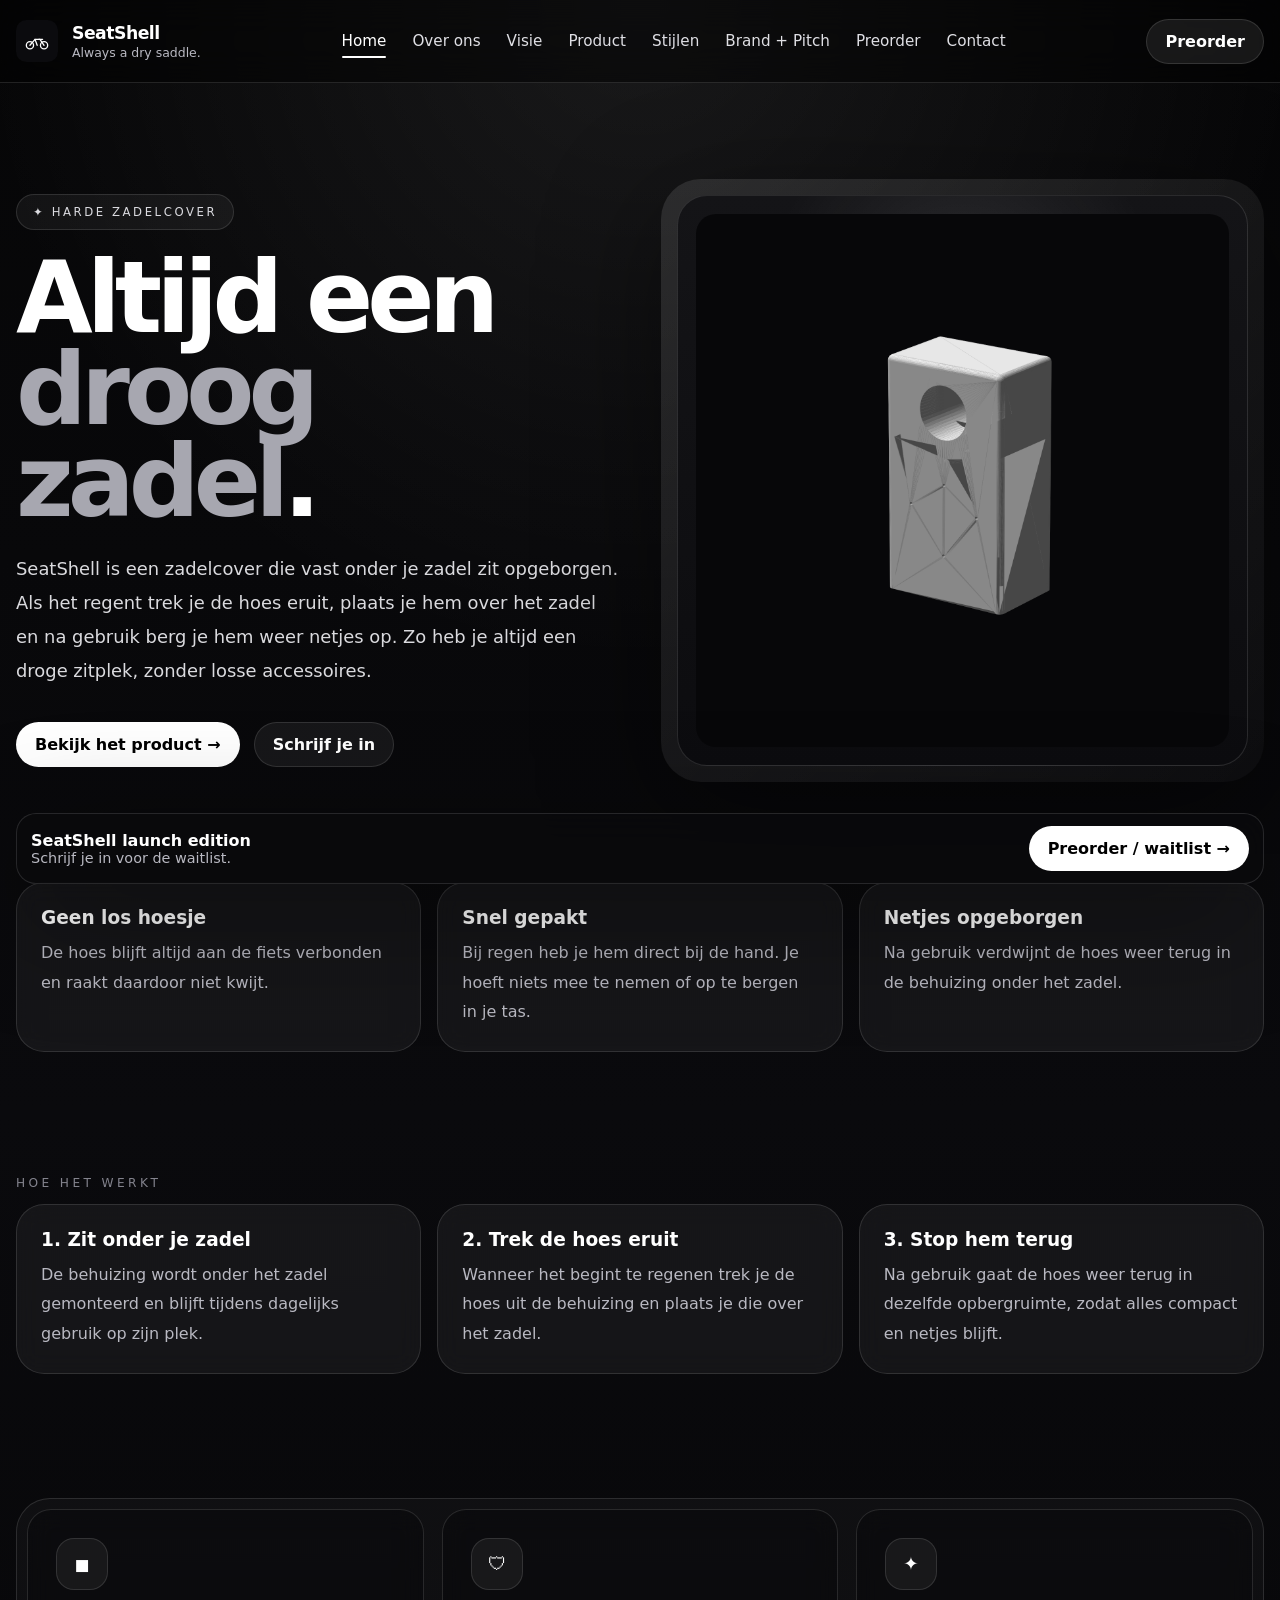
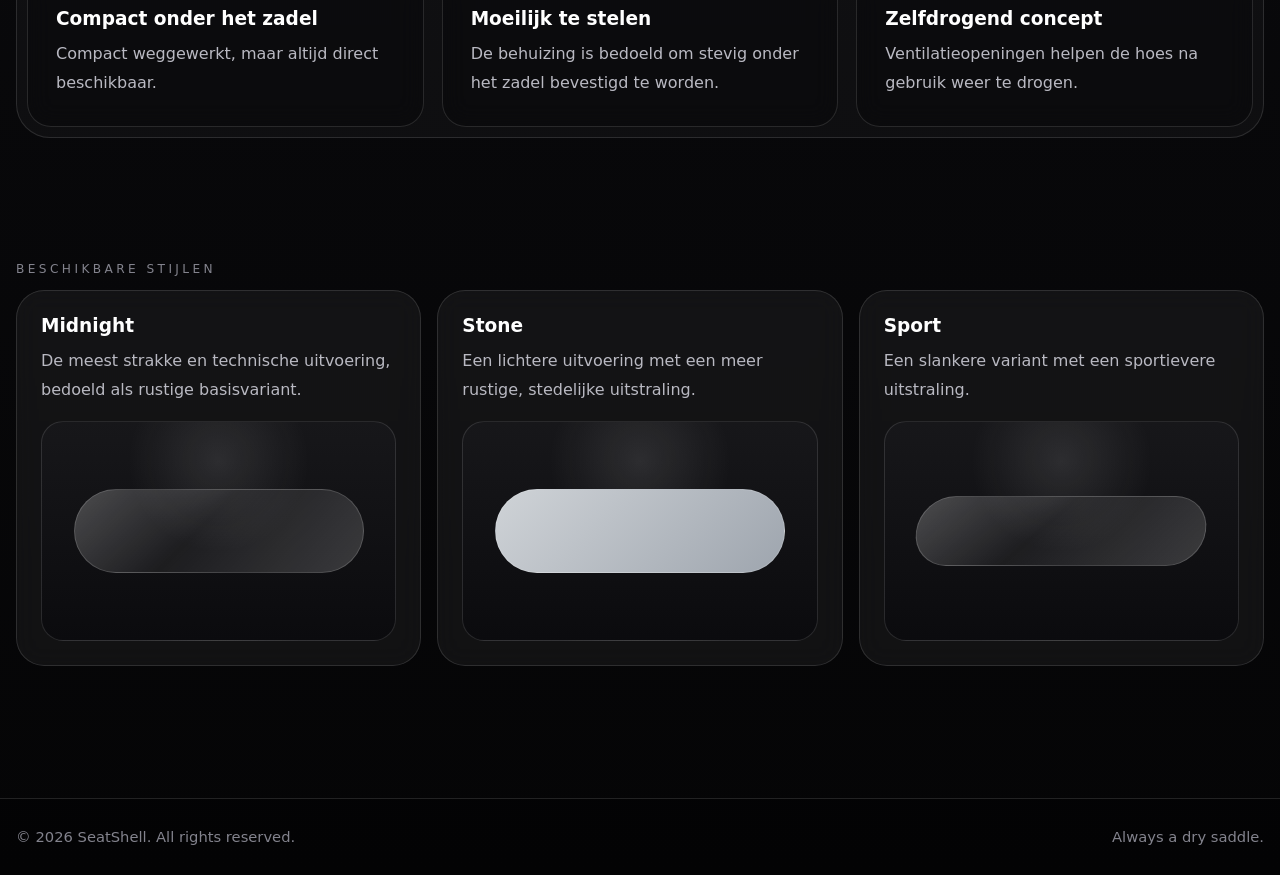
<file: index.html>
<!DOCTYPE html><html lang="nl"><head><meta charset="UTF-8"><meta name="viewport" content="width=device-width, initial-scale=1.0"><title>SeatShell — Altijd een droog zadel</title><meta name="description" content="Volledige startup homepagina."><link rel="stylesheet" href="styles.css"></head><body>
<header class="topbar"><div class="container"><div class="topbar-inner">
<a class="brand" href="index.html"><img src="logo.svg" alt="SeatShell logo"><div><h1>SeatShell</h1><p>Always a dry saddle.</p></div></a>
<nav>
<a href="index.html" class="active">Home</a>
<a href="about.html" class="">Over ons</a>
<a href="vision.html" class="">Visie</a>
<a href="product.html" class="">Product</a>
<a href="styles-page.html" class="">Stijlen</a>
<a href="brand-pitch.html" class="">Brand + Pitch</a>
<a href="preorder.html" class="">Preorder</a>
<a href="contact.html" class="">Contact</a>
</nav>
<a class="nav-cta" href="preorder.html">Preorder</a>
</div></div></header>

<main>
<section class="hero"><div class="container hero-grid">
<div data-animate><div class="eyebrow">✦ Harde zadelcover</div><h2>Altijd een <span>droog zadel</span>.</h2><p class="lead">SeatShell is een zadelcover die vast onder je zadel zit opgeborgen. Als het regent trek je de hoes eruit, plaats je hem over het zadel en na gebruik berg je hem weer netjes op. Zo heb je altijd een droge zitplek, zonder losse accessoires.</p><div class="hero-actions"><a class="button button-primary" href="product.html">Bekijk het product →</a><a class="button button-secondary" href="preorder.html">Schrijf je in</a></div></div>
<div class="hero-visual" data-animate><div class="hero-visual-inner"><img src="seatshell-render-front.png" alt="SeatShell render voorkant"></div></div>
</div></section>

<section class="section"><div class="container grid-3">
<div class="card" data-animate><h3>Geen los hoesje</h3><p>De hoes blijft altijd aan de fiets verbonden en raakt daardoor niet kwijt.</p></div>
<div class="card" data-animate><h3>Snel gepakt</h3><p>Bij regen heb je hem direct bij de hand. Je hoeft niets mee te nemen of op te bergen in je tas.</p></div>
<div class="card" data-animate><h3>Netjes opgeborgen</h3><p>Na gebruik verdwijnt de hoes weer terug in de behuizing onder het zadel.</p></div>
</div></section>

<section class="section-large"><div class="container"><div class="section-label" data-animate>Hoe het werkt</div><div class="story-grid">
<div class="story-card" data-animate><h3>1. Zit onder je zadel</h3><p>De behuizing wordt onder het zadel gemonteerd en blijft tijdens dagelijks gebruik op zijn plek.</p></div>
<div class="story-card" data-animate><h3>2. Trek de hoes eruit</h3><p>Wanneer het begint te regenen trek je de hoes uit de behuizing en plaats je die over het zadel.</p></div>
<div class="story-card" data-animate><h3>3. Stop hem terug</h3><p>Na gebruik gaat de hoes weer terug in dezelfde opbergruimte, zodat alles compact en netjes blijft.</p></div>
</div></div></section>

<section class="section"><div class="container feature-wrap">
<div class="feature-card" data-animate><div class="icon-box">◼</div><h3>Compact onder het zadel</h3><p>Compact weggewerkt, maar altijd direct beschikbaar.</p></div>
<div class="feature-card" data-animate><div class="icon-box">🛡</div><h3>Moeilijk te stelen</h3><p>De behuizing is bedoeld om stevig onder het zadel bevestigd te worden.</p></div>
<div class="feature-card" data-animate><div class="icon-box">✦</div><h3>Zelfdrogend concept</h3><p>Ventilatieopeningen helpen de hoes na gebruik weer te drogen.</p></div>
</div></section>

<section class="section-large"><div class="container"><div class="section-label" data-animate>Beschikbare stijlen</div><div class="styles-grid">
<div class="style-card" data-animate><h3>Midnight</h3><p>De meest strakke en technische uitvoering, bedoeld als rustige basisvariant.</p><div class="style-image" style="margin-top:16px;"><div class="shell-shape"></div></div></div>
<div class="style-card" data-animate><h3>Stone</h3><p>Een lichtere uitvoering met een meer rustige, stedelijke uitstraling.</p><div class="style-image" style="margin-top:16px;"><div class="shell-shape stone"></div></div></div>
<div class="style-card" data-animate><h3>Sport</h3><p>Een slankere variant met een sportievere uitstraling.</p><div class="style-image" style="margin-top:16px;"><div class="shell-shape sport"></div></div></div>
</div></div></section>
</main>
<footer><div class="container footer-inner"><p>© 2026 SeatShell. All rights reserved.</p><p>Always a dry saddle.</p></div></footer><div class="sticky-bar"><div><strong>SeatShell launch edition</strong><span>Schrijf je in voor de waitlist.</span></div><a class="button button-primary" href="preorder.html">Preorder / waitlist →</a></div><script src="script.js"></script></body></html>
</file>
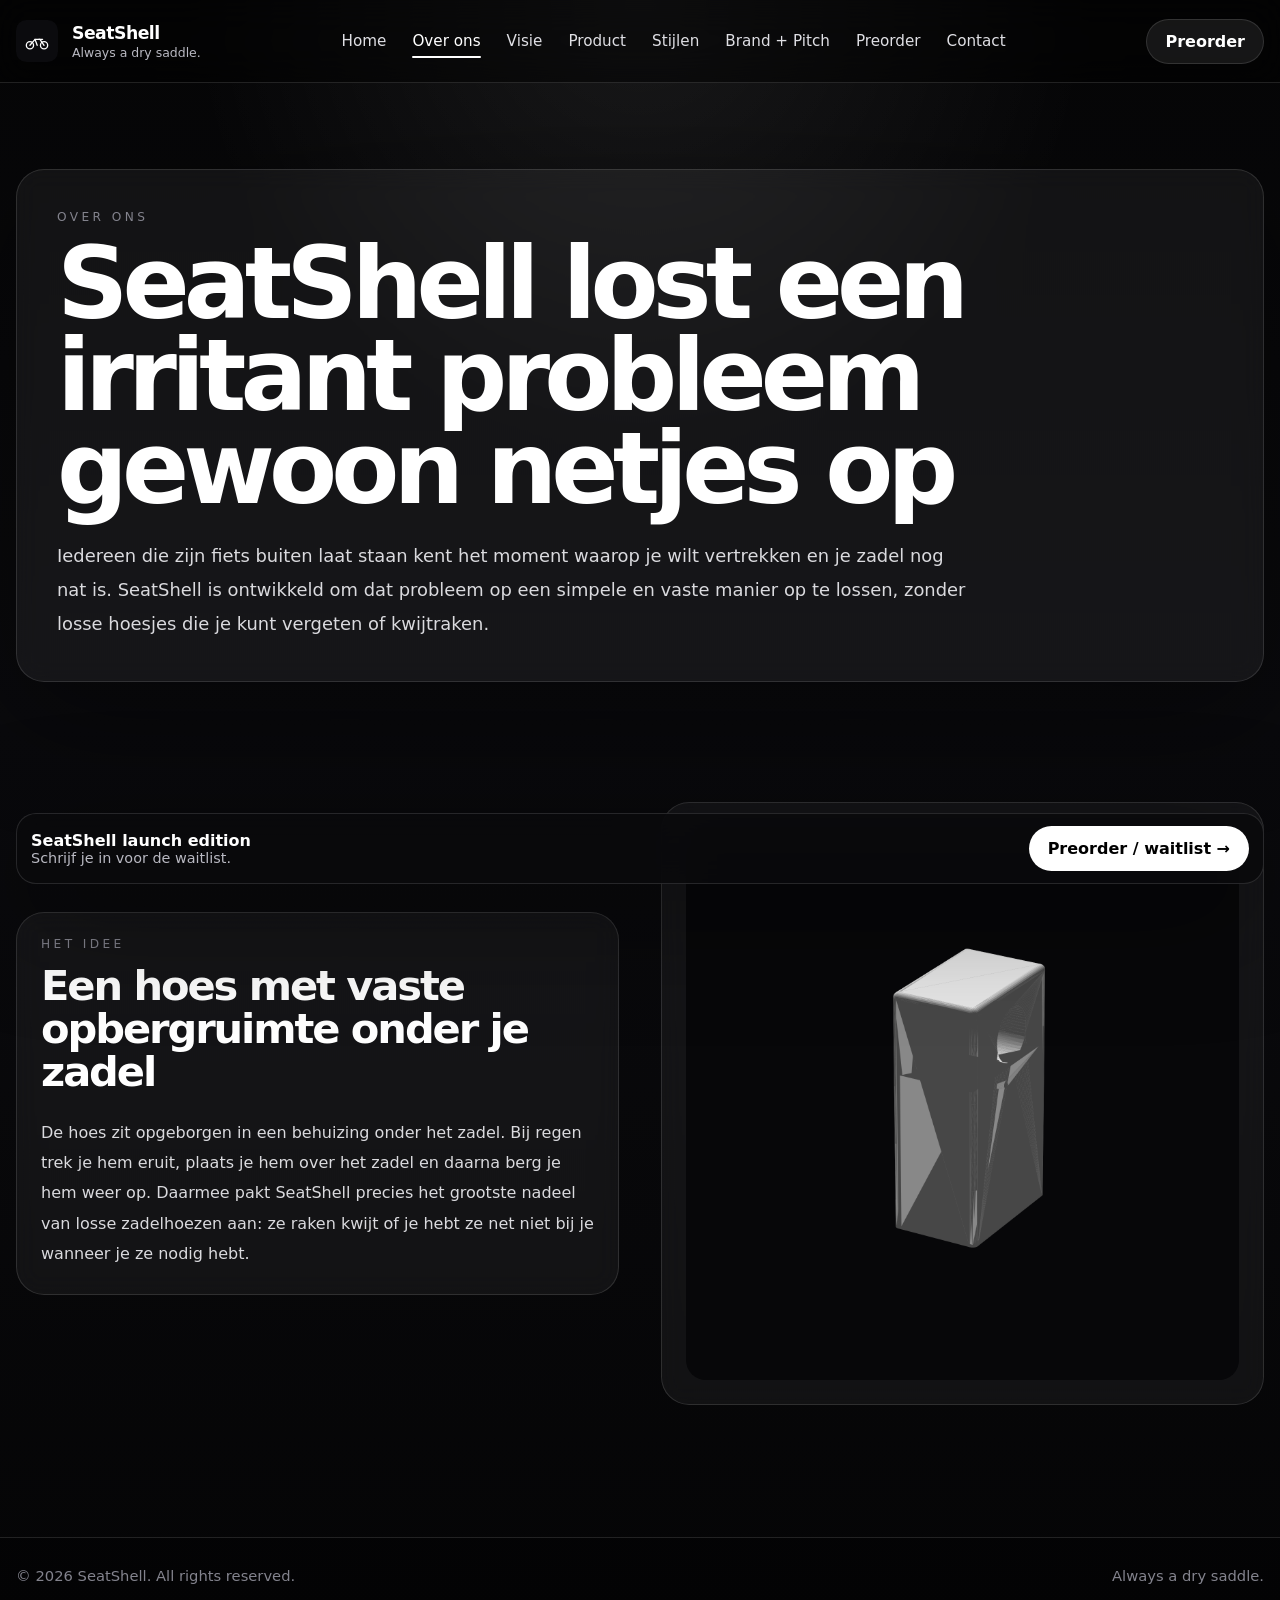
<file: about.html>
<!DOCTYPE html><html lang="nl"><head><meta charset="UTF-8"><meta name="viewport" content="width=device-width, initial-scale=1.0"><title>Over ons — SeatShell</title><meta name="description" content="Meer over SeatShell."><link rel="stylesheet" href="styles.css"></head><body>
<header class="topbar"><div class="container"><div class="topbar-inner">
<a class="brand" href="index.html"><img src="logo.svg" alt="SeatShell logo"><div><h1>SeatShell</h1><p>Always a dry saddle.</p></div></a>
<nav>
<a href="index.html" class="">Home</a>
<a href="about.html" class="active">Over ons</a>
<a href="vision.html" class="">Visie</a>
<a href="product.html" class="">Product</a>
<a href="styles-page.html" class="">Stijlen</a>
<a href="brand-pitch.html" class="">Brand + Pitch</a>
<a href="preorder.html" class="">Preorder</a>
<a href="contact.html" class="">Contact</a>
</nav>
<a class="nav-cta" href="preorder.html">Preorder</a>
</div></div></header>

<main><section class="page-hero"><div class="container"><div class="page-hero-card" data-animate><div class="section-label">Over ons</div><h2>SeatShell lost een irritant probleem gewoon netjes op</h2><p class="lead" style="max-width:920px;">Iedereen die zijn fiets buiten laat staan kent het moment waarop je wilt vertrekken en je zadel nog nat is. SeatShell is ontwikkeld om dat probleem op een simpele en vaste manier op te lossen, zonder losse hoesjes die je kunt vergeten of kwijtraken.</p></div></div></section>
<section class="section-large"><div class="container grid-2"><div class="panel" data-animate><div class="section-label">Het idee</div><h3 class="section-title" style="font-size:2.6rem;">Een hoes met vaste opbergruimte onder je zadel</h3><p class="lead" style="font-size:1rem;">De hoes zit opgeborgen in een behuizing onder het zadel. Bij regen trek je hem eruit, plaats je hem over het zadel en daarna berg je hem weer op. Daarmee pakt SeatShell precies het grootste nadeel van losse zadelhoezen aan: ze raken kwijt of je hebt ze net niet bij je wanneer je ze nodig hebt.</p></div><div class="panel" data-animate><img src="seatshell-render-angle.png" alt="SeatShell render schuin" style="border-radius:20px;"></div></div></section></main>
<footer><div class="container footer-inner"><p>© 2026 SeatShell. All rights reserved.</p><p>Always a dry saddle.</p></div></footer><div class="sticky-bar"><div><strong>SeatShell launch edition</strong><span>Schrijf je in voor de waitlist.</span></div><a class="button button-primary" href="preorder.html">Preorder / waitlist →</a></div><script src="script.js"></script></body></html>
</file>
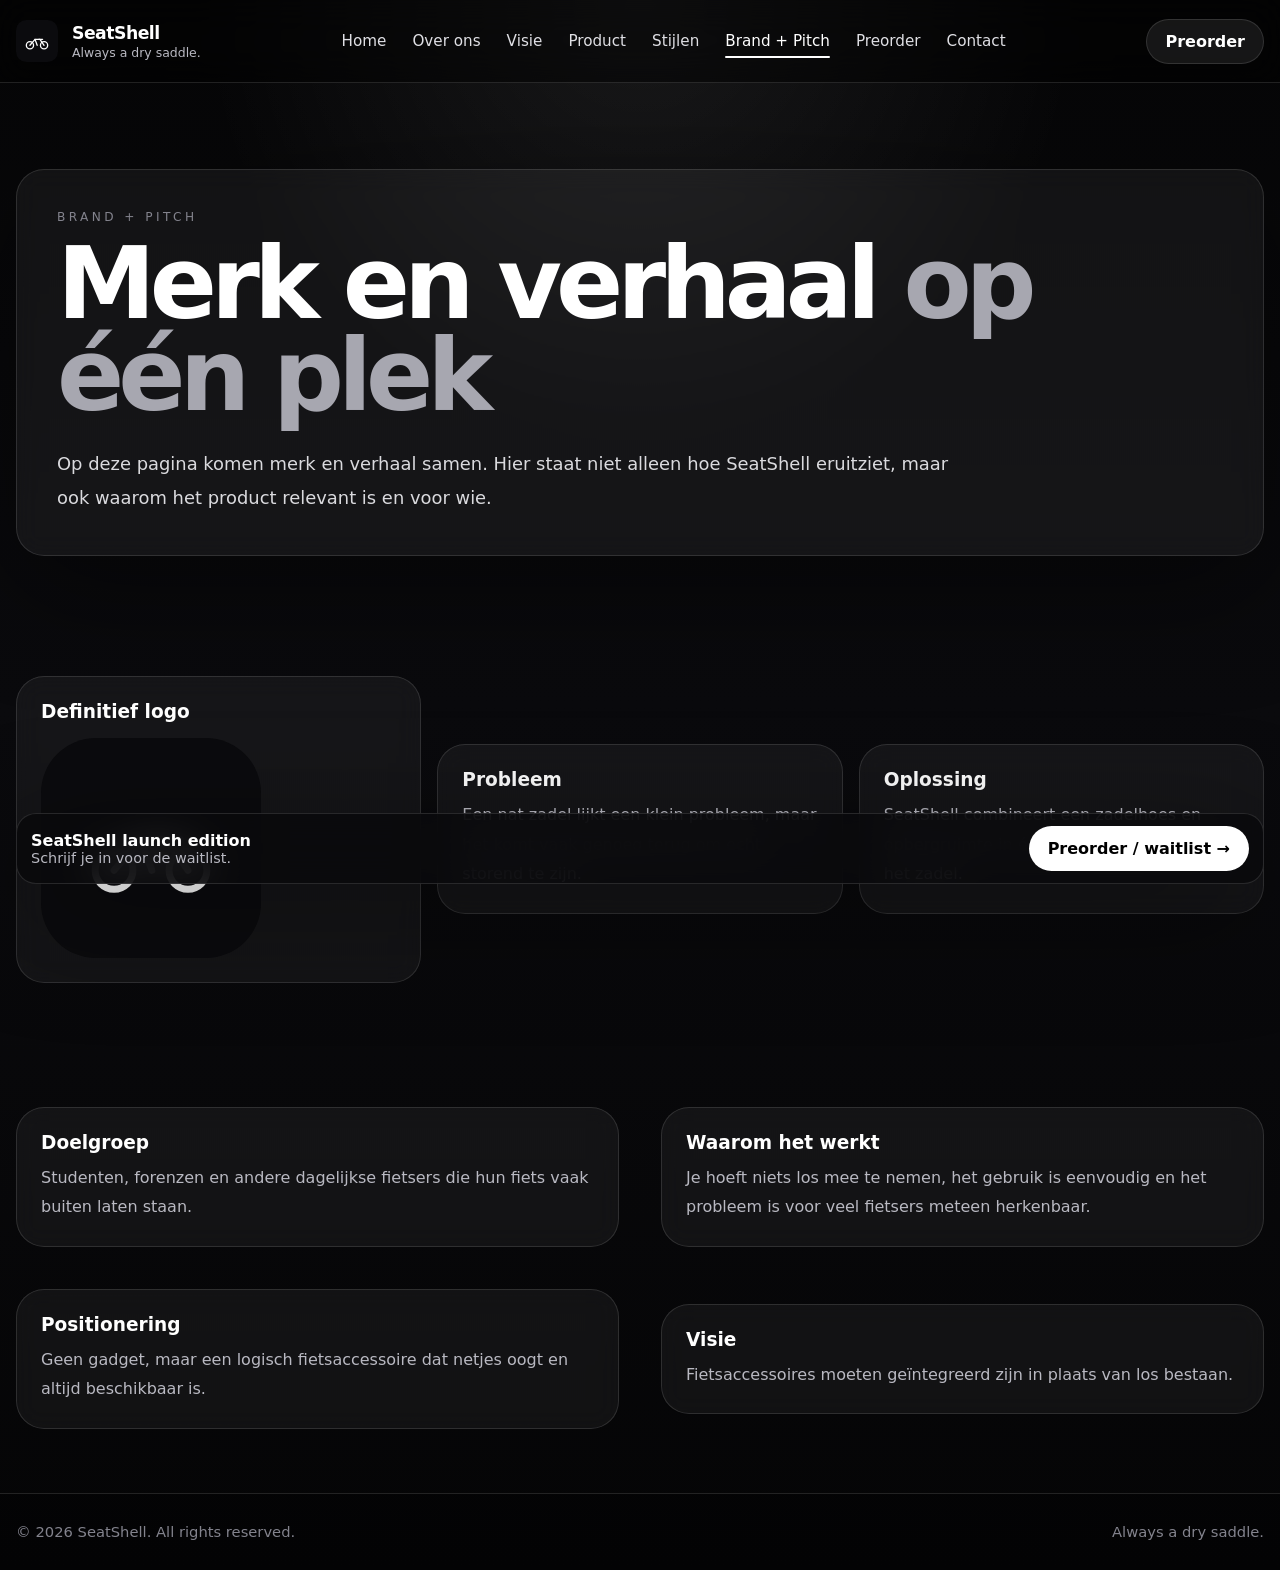
<file: brand-pitch.html>
<!DOCTYPE html><html lang="nl"><head><meta charset="UTF-8"><meta name="viewport" content="width=device-width, initial-scale=1.0"><title>Brand + Pitch — SeatShell</title><meta name="description" content="Brand en pitch op één pagina."><link rel="stylesheet" href="styles.css"></head><body>
<header class="topbar"><div class="container"><div class="topbar-inner">
<a class="brand" href="index.html"><img src="logo.svg" alt="SeatShell logo"><div><h1>SeatShell</h1><p>Always a dry saddle.</p></div></a>
<nav>
<a href="index.html" class="">Home</a>
<a href="about.html" class="">Over ons</a>
<a href="vision.html" class="">Visie</a>
<a href="product.html" class="">Product</a>
<a href="styles-page.html" class="">Stijlen</a>
<a href="brand-pitch.html" class="active">Brand + Pitch</a>
<a href="preorder.html" class="">Preorder</a>
<a href="contact.html" class="">Contact</a>
</nav>
<a class="nav-cta" href="preorder.html">Preorder</a>
</div></div></header>

<main><section class="page-hero"><div class="container"><div class="page-hero-card" data-animate><div class="section-label">Brand + Pitch</div><h2>Merk en verhaal <span>op één plek</span></h2><p class="lead" style="max-width:920px;">Op deze pagina komen merk en verhaal samen. Hier staat niet alleen hoe SeatShell eruitziet, maar ook waarom het product relevant is en voor wie.</p></div></div></section>
<section class="section-large"><div class="container brand-grid">
<div class="logo-preview" data-animate><h3>Definitief logo</h3><img src="logo.svg" alt="Definitief SeatShell logo" style="margin-top:16px;max-width:220px;"></div>
<div class="logo-preview" data-animate><h3>Probleem</h3><p>Een nat zadel lijkt een klein probleem, maar het komt vaak genoeg terug om echt storend te zijn.</p></div>
<div class="logo-preview" data-animate><h3>Oplossing</h3><p>SeatShell combineert een zadelhoes en opbergruimte in één vast systeem onder het zadel.</p></div>
</div></section>
<section class="section"><div class="container deck-grid">
<div class="deck-card" data-animate><h3>Doelgroep</h3><p>Studenten, forenzen en andere dagelijkse fietsers die hun fiets vaak buiten laten staan.</p></div>
<div class="deck-card" data-animate><h3>Waarom het werkt</h3><p>Je hoeft niets los mee te nemen, het gebruik is eenvoudig en het probleem is voor veel fietsers meteen herkenbaar.</p></div>
<div class="deck-card" data-animate><h3>Positionering</h3><p>Geen gadget, maar een logisch fietsaccessoire dat netjes oogt en altijd beschikbaar is.</p></div>
<div class="deck-card" data-animate><h3>Visie</h3><p>Fietsaccessoires moeten geïntegreerd zijn in plaats van los bestaan.</p></div>
</div></section></main>
<footer><div class="container footer-inner"><p>© 2026 SeatShell. All rights reserved.</p><p>Always a dry saddle.</p></div></footer><div class="sticky-bar"><div><strong>SeatShell launch edition</strong><span>Schrijf je in voor de waitlist.</span></div><a class="button button-primary" href="preorder.html">Preorder / waitlist →</a></div><script src="script.js"></script></body></html>
</file>
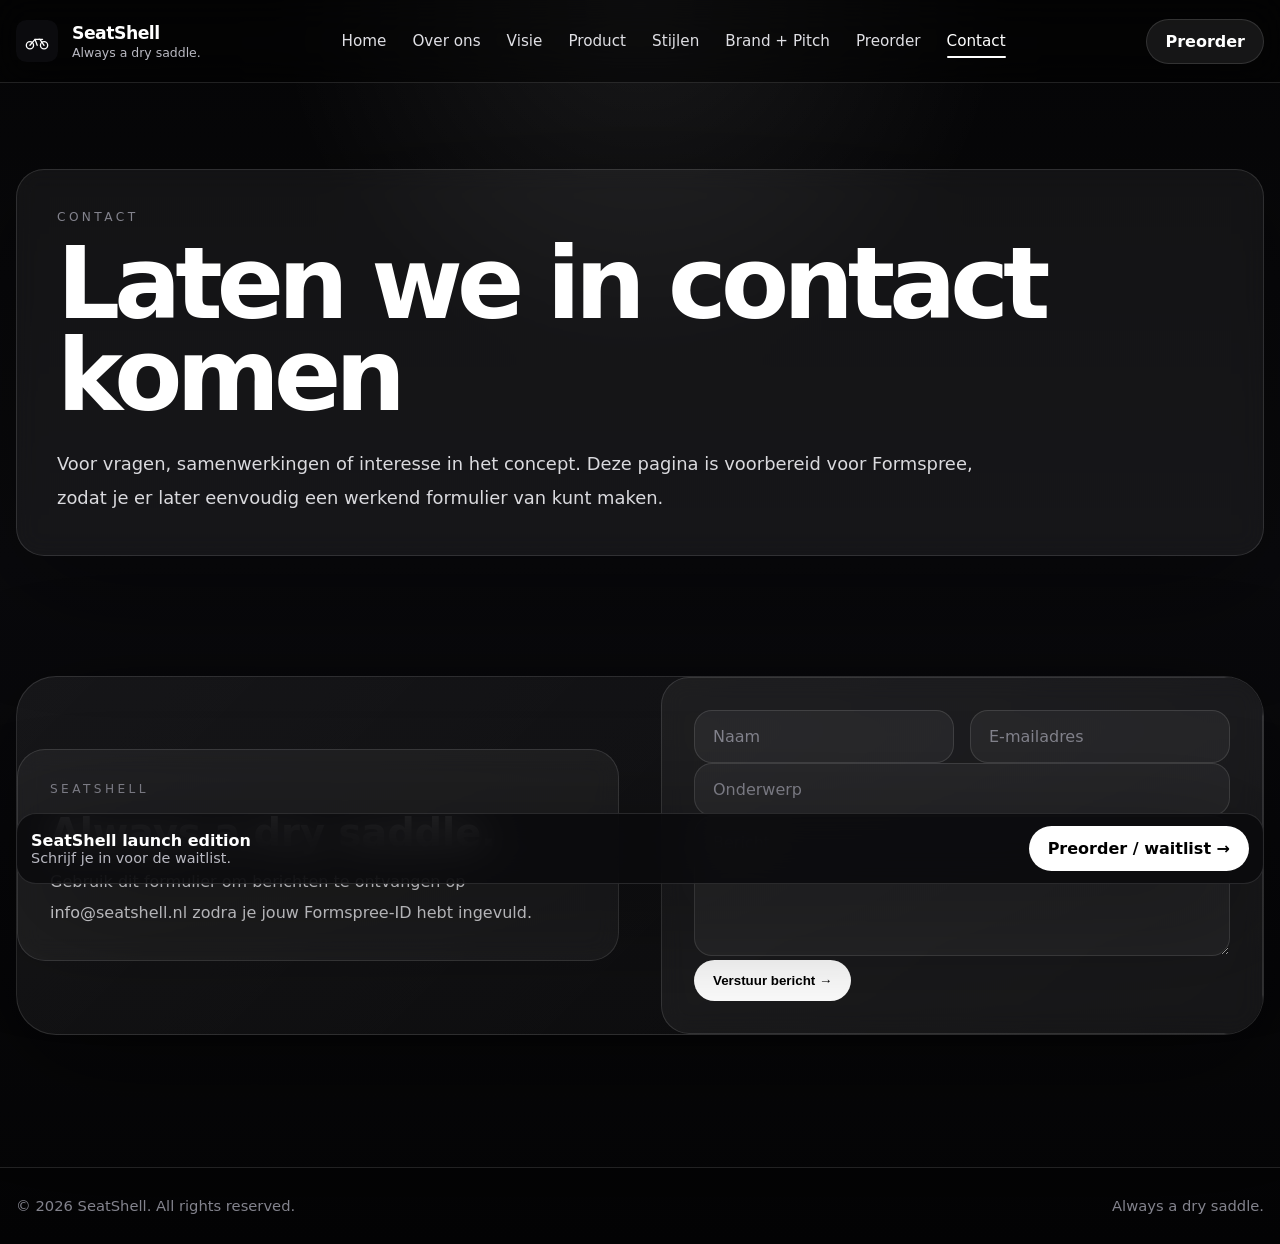
<file: contact.html>
<!DOCTYPE html><html lang="nl"><head><meta charset="UTF-8"><meta name="viewport" content="width=device-width, initial-scale=1.0"><title>Contact — SeatShell</title><meta name="description" content="Contactpagina."><link rel="stylesheet" href="styles.css"></head><body>
<header class="topbar"><div class="container"><div class="topbar-inner">
<a class="brand" href="index.html"><img src="logo.svg" alt="SeatShell logo"><div><h1>SeatShell</h1><p>Always a dry saddle.</p></div></a>
<nav>
<a href="index.html" class="">Home</a>
<a href="about.html" class="">Over ons</a>
<a href="vision.html" class="">Visie</a>
<a href="product.html" class="">Product</a>
<a href="styles-page.html" class="">Stijlen</a>
<a href="brand-pitch.html" class="">Brand + Pitch</a>
<a href="preorder.html" class="">Preorder</a>
<a href="contact.html" class="active">Contact</a>
</nav>
<a class="nav-cta" href="preorder.html">Preorder</a>
</div></div></header>

<main><section class="page-hero"><div class="container"><div class="page-hero-card" data-animate><div class="section-label">Contact</div><h2>Laten we in contact komen</h2><p class="lead" style="max-width:920px;">Voor vragen, samenwerkingen of interesse in het concept. Deze pagina is voorbereid voor Formspree, zodat je er later eenvoudig een werkend formulier van kunt maken.</p></div></div></section>
<section class="section-large"><div class="container contact-wrap"><div class="contact-grid"><div class="contact-box" data-animate><div class="section-label">SeatShell</div><h2 style="font-size:2.4rem; margin:0 0 12px;">Always a dry saddle.</h2><p class="lead" style="font-size:1rem; margin-top:0;">Gebruik dit formulier om berichten te ontvangen op info@seatshell.nl zodra je jouw Formspree-ID hebt ingevuld.</p></div><form class="form-box" action="https://formspree.io/f/YOUR_FORM_ID" method="POST" data-animate><div class="field-row"><input type="text" name="name" placeholder="Naam" required><input type="email" name="email" placeholder="E-mailadres" required></div><input type="text" name="subject" placeholder="Onderwerp" required><textarea name="message" placeholder="Bericht" required></textarea><button class="button button-primary" type="submit" style="width:fit-content;">Verstuur bericht →</button></form></div></div></section></main>
<footer><div class="container footer-inner"><p>© 2026 SeatShell. All rights reserved.</p><p>Always a dry saddle.</p></div></footer><div class="sticky-bar"><div><strong>SeatShell launch edition</strong><span>Schrijf je in voor de waitlist.</span></div><a class="button button-primary" href="preorder.html">Preorder / waitlist →</a></div><script src="script.js"></script></body></html>
</file>
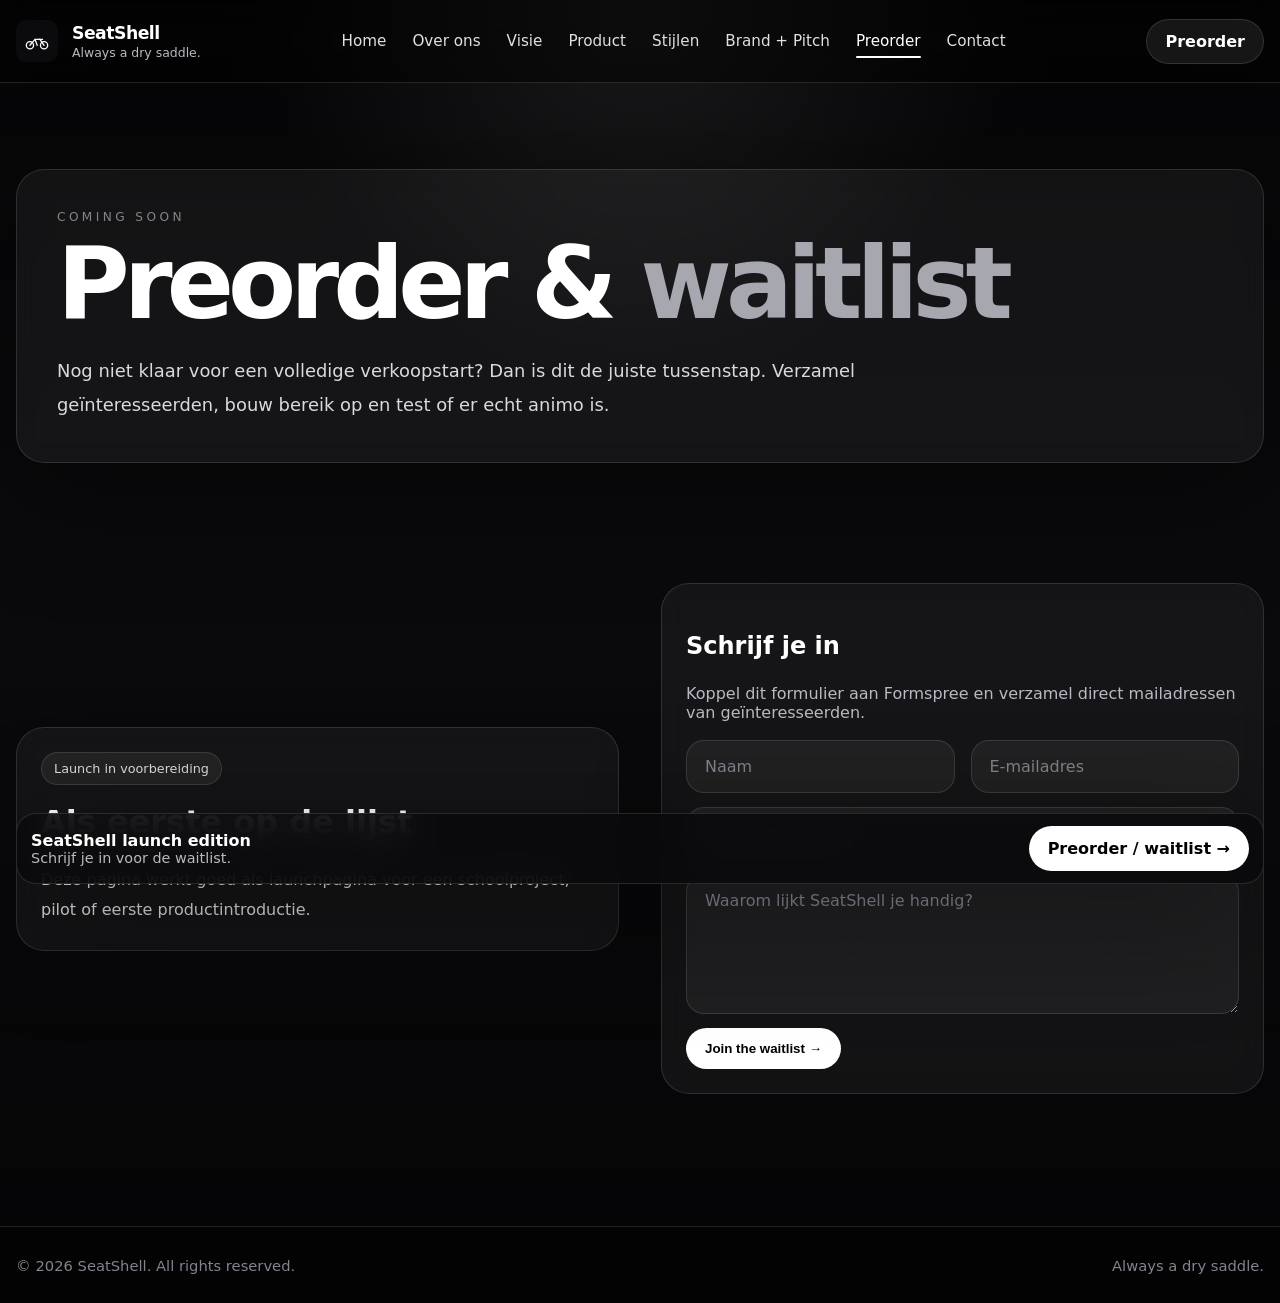
<file: preorder.html>
<!DOCTYPE html><html lang="nl"><head><meta charset="UTF-8"><meta name="viewport" content="width=device-width, initial-scale=1.0"><title>Preorder — SeatShell</title><meta name="description" content="Coming soon en waitlist pagina."><link rel="stylesheet" href="styles.css"></head><body>
<header class="topbar"><div class="container"><div class="topbar-inner">
<a class="brand" href="index.html"><img src="logo.svg" alt="SeatShell logo"><div><h1>SeatShell</h1><p>Always a dry saddle.</p></div></a>
<nav>
<a href="index.html" class="">Home</a>
<a href="about.html" class="">Over ons</a>
<a href="vision.html" class="">Visie</a>
<a href="product.html" class="">Product</a>
<a href="styles-page.html" class="">Stijlen</a>
<a href="brand-pitch.html" class="">Brand + Pitch</a>
<a href="preorder.html" class="active">Preorder</a>
<a href="contact.html" class="">Contact</a>
</nav>
<a class="nav-cta" href="preorder.html">Preorder</a>
</div></div></header>

<main><section class="page-hero"><div class="container"><div class="page-hero-card" data-animate><div class="section-label">Coming soon</div><h2>Preorder & <span>waitlist</span></h2><p class="lead" style="max-width:920px;">Nog niet klaar voor een volledige verkoopstart? Dan is dit de juiste tussenstap. Verzamel geïnteresseerden, bouw bereik op en test of er echt animo is.</p></div></div></section>
<section class="section-large"><div class="container grid-2"><div class="panel" data-animate><span class="badge">Launch in voorbereiding</span><h3 style="font-size:2rem; margin:18px 0 12px;">Als eerste op de lijst</h3><p class="lead" style="font-size:1rem;">Deze pagina werkt goed als launchpagina voor een schoolproject, pilot of eerste productintroductie.</p></div><div class="panel" data-animate><h3 style="font-size:1.5rem;">Schrijf je in</h3><p style="color:var(--muted);">Koppel dit formulier aan Formspree en verzamel direct mailadressen van geïnteresseerden.</p><form action="https://formspree.io/f/YOUR_FORM_ID" method="POST" style="margin-top:18px;display:grid;gap:14px;"><div class="field-row"><input type="text" name="name" placeholder="Naam" required><input type="email" name="email" placeholder="E-mailadres" required></div><input type="text" name="city" placeholder="Stad (optioneel)"><textarea name="message" placeholder="Waarom lijkt SeatShell je handig?"></textarea><button class="button button-primary" type="submit" style="width:fit-content;">Join the waitlist →</button></form></div></div></section></main>
<footer><div class="container footer-inner"><p>© 2026 SeatShell. All rights reserved.</p><p>Always a dry saddle.</p></div></footer><div class="sticky-bar"><div><strong>SeatShell launch edition</strong><span>Schrijf je in voor de waitlist.</span></div><a class="button button-primary" href="preorder.html">Preorder / waitlist →</a></div><script src="script.js"></script></body></html>
</file>
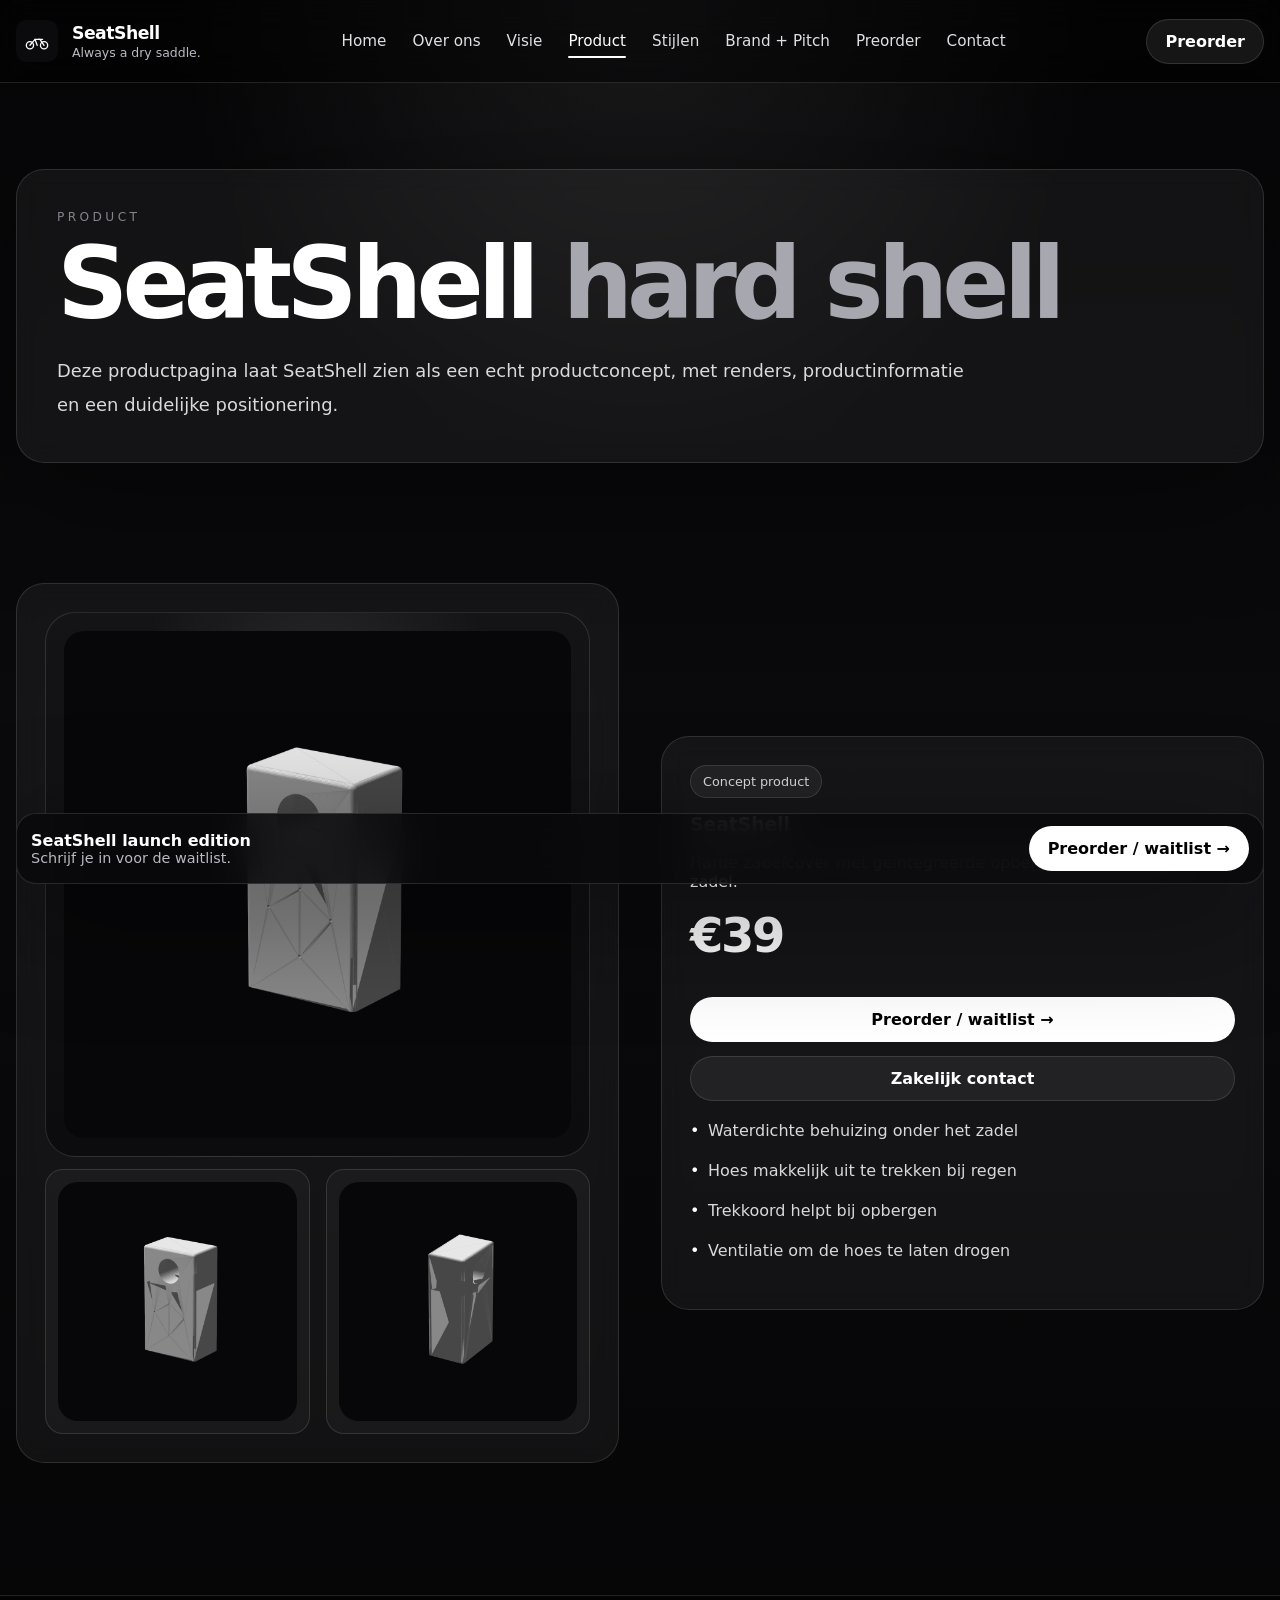
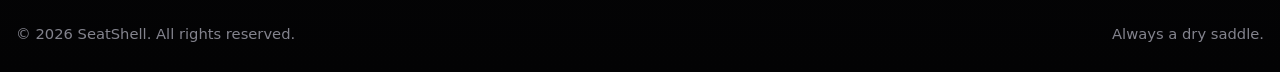
<file: product.html>
<!DOCTYPE html><html lang="nl"><head><meta charset="UTF-8"><meta name="viewport" content="width=device-width, initial-scale=1.0"><title>Product — SeatShell</title><meta name="description" content="Productpagina met renders."><link rel="stylesheet" href="styles.css"></head><body>
<header class="topbar"><div class="container"><div class="topbar-inner">
<a class="brand" href="index.html"><img src="logo.svg" alt="SeatShell logo"><div><h1>SeatShell</h1><p>Always a dry saddle.</p></div></a>
<nav>
<a href="index.html" class="">Home</a>
<a href="about.html" class="">Over ons</a>
<a href="vision.html" class="">Visie</a>
<a href="product.html" class="active">Product</a>
<a href="styles-page.html" class="">Stijlen</a>
<a href="brand-pitch.html" class="">Brand + Pitch</a>
<a href="preorder.html" class="">Preorder</a>
<a href="contact.html" class="">Contact</a>
</nav>
<a class="nav-cta" href="preorder.html">Preorder</a>
</div></div></header>

<main><section class="page-hero"><div class="container"><div class="page-hero-card" data-animate><div class="section-label">Product</div><h2>SeatShell <span>hard shell</span></h2><p class="lead" style="max-width:920px;">Deze productpagina laat SeatShell zien als een echt productconcept, met renders, productinformatie en een duidelijke positionering.</p></div></div></section>
<section class="section-large"><div class="container gallery-product"><div class="gallery-card" data-animate><div class="gallery-main"><img src="seatshell-render-front.png" alt="SeatShell render voorkant"></div><div class="thumb-row"><div class="thumb"><img src="seatshell-render-front.png" alt="SeatShell render front"></div><div class="thumb"><img src="seatshell-render-angle.png" alt="SeatShell render angle"></div></div></div><aside class="price-card" data-animate><span class="badge">Concept product</span><h3 style="margin-top:16px;">SeatShell</h3><p>Harde zadelcover met geïntegreerde opbergruimte onder het zadel.</p><div class="price">€39</div><div class="cta-row"><a class="button button-primary" href="preorder.html" style="width:100%;">Preorder / waitlist →</a><a class="button button-secondary" href="contact.html" style="width:100%;">Zakelijk contact</a></div><ul class="bullets"><li>Waterdichte behuizing onder het zadel</li><li>Hoes makkelijk uit te trekken bij regen</li><li>Trekkoord helpt bij opbergen</li><li>Ventilatie om de hoes te laten drogen</li></ul></aside></div></section></main>
<footer><div class="container footer-inner"><p>© 2026 SeatShell. All rights reserved.</p><p>Always a dry saddle.</p></div></footer><div class="sticky-bar"><div><strong>SeatShell launch edition</strong><span>Schrijf je in voor de waitlist.</span></div><a class="button button-primary" href="preorder.html">Preorder / waitlist →</a></div><script src="script.js"></script></body></html>
</file>
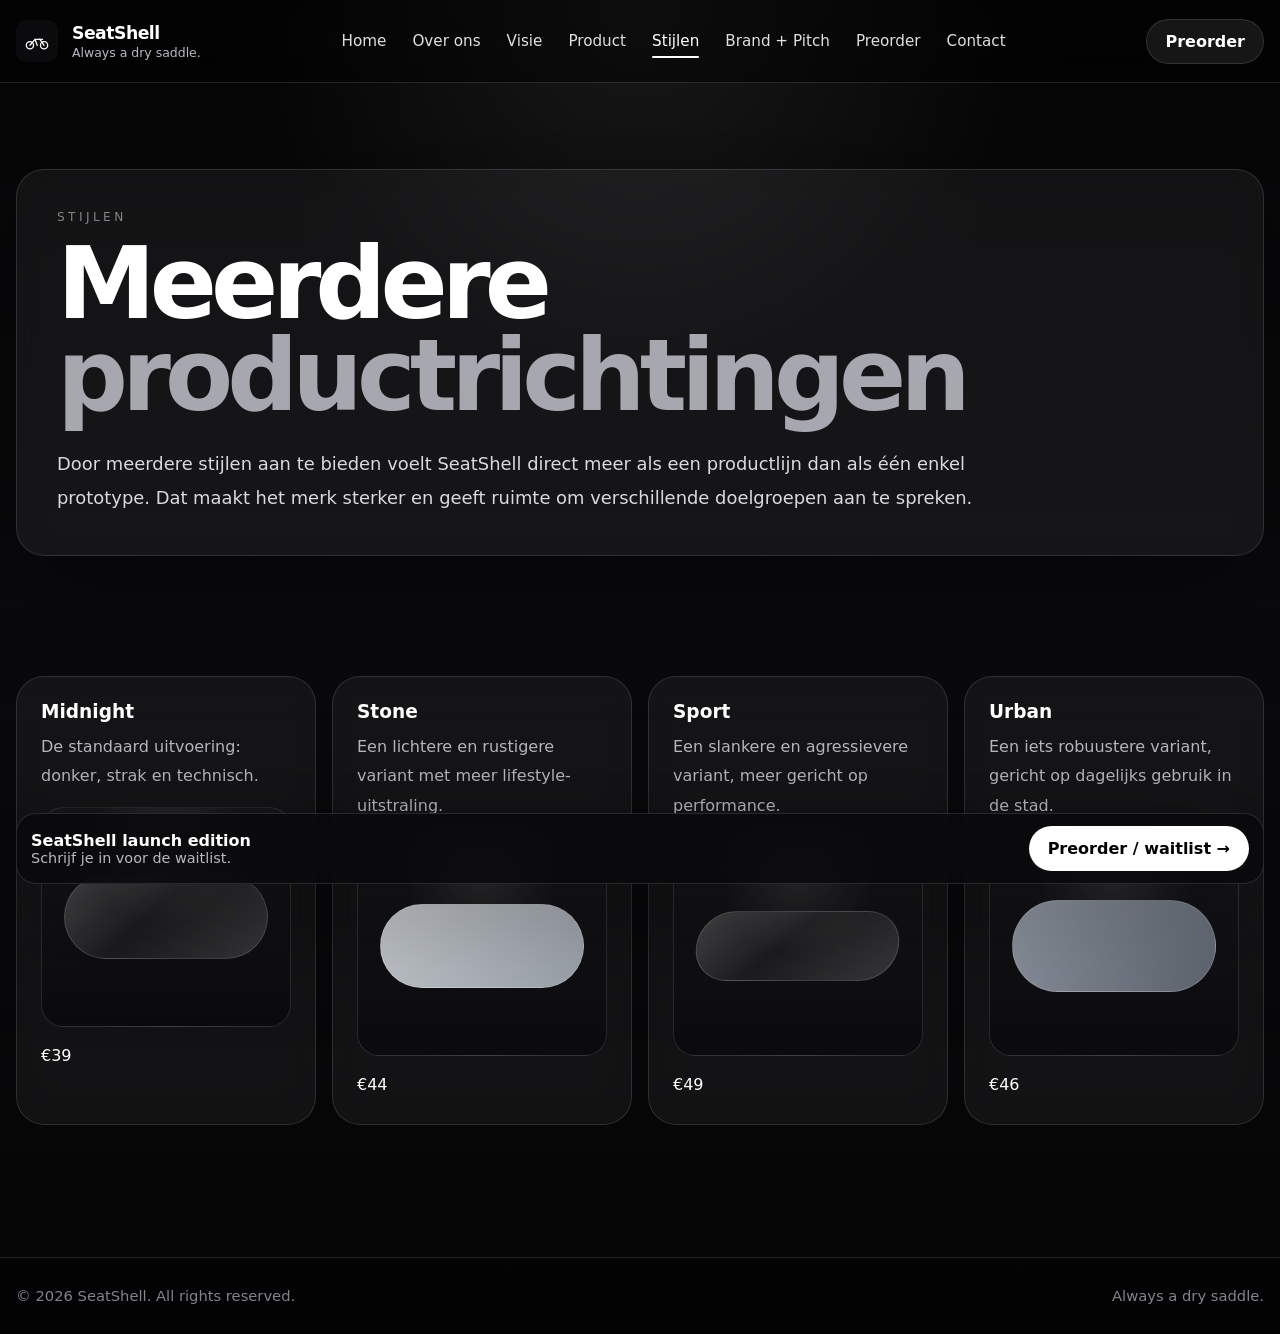
<file: styles-page.html>
<!DOCTYPE html><html lang="nl"><head><meta charset="UTF-8"><meta name="viewport" content="width=device-width, initial-scale=1.0"><title>Stijlen — SeatShell</title><meta name="description" content="Meerdere productstijlen."><link rel="stylesheet" href="styles.css"></head><body>
<header class="topbar"><div class="container"><div class="topbar-inner">
<a class="brand" href="index.html"><img src="logo.svg" alt="SeatShell logo"><div><h1>SeatShell</h1><p>Always a dry saddle.</p></div></a>
<nav>
<a href="index.html" class="">Home</a>
<a href="about.html" class="">Over ons</a>
<a href="vision.html" class="">Visie</a>
<a href="product.html" class="">Product</a>
<a href="styles-page.html" class="active">Stijlen</a>
<a href="brand-pitch.html" class="">Brand + Pitch</a>
<a href="preorder.html" class="">Preorder</a>
<a href="contact.html" class="">Contact</a>
</nav>
<a class="nav-cta" href="preorder.html">Preorder</a>
</div></div></header>

<main><section class="page-hero"><div class="container"><div class="page-hero-card" data-animate><div class="section-label">Stijlen</div><h2>Meerdere <span>productrichtingen</span></h2><p class="lead" style="max-width:920px;">Door meerdere stijlen aan te bieden voelt SeatShell direct meer als een productlijn dan als één enkel prototype. Dat maakt het merk sterker en geeft ruimte om verschillende doelgroepen aan te spreken.</p></div></div></section>
<section class="section-large"><div class="container grid-4">
<div class="style-card" data-animate><h3>Midnight</h3><p>De standaard uitvoering: donker, strak en technisch.</p><div class="style-image" style="margin-top:16px;"><div class="shell-shape"></div></div><p style="margin-top:14px;color:#fff;">€39</p></div>
<div class="style-card" data-animate><h3>Stone</h3><p>Een lichtere en rustigere variant met meer lifestyle-uitstraling.</p><div class="style-image" style="margin-top:16px;"><div class="shell-shape stone"></div></div><p style="margin-top:14px;color:#fff;">€44</p></div>
<div class="style-card" data-animate><h3>Sport</h3><p>Een slankere en agressievere variant, meer gericht op performance.</p><div class="style-image" style="margin-top:16px;"><div class="shell-shape sport"></div></div><p style="margin-top:14px;color:#fff;">€49</p></div>
<div class="style-card" data-animate><h3>Urban</h3><p>Een iets robuustere variant, gericht op dagelijks gebruik in de stad.</p><div class="style-image" style="margin-top:16px;"><div class="shell-shape urban"></div></div><p style="margin-top:14px;color:#fff;">€46</p></div>
</div></section></main>
<footer><div class="container footer-inner"><p>© 2026 SeatShell. All rights reserved.</p><p>Always a dry saddle.</p></div></footer><div class="sticky-bar"><div><strong>SeatShell launch edition</strong><span>Schrijf je in voor de waitlist.</span></div><a class="button button-primary" href="preorder.html">Preorder / waitlist →</a></div><script src="script.js"></script></body></html>
</file>
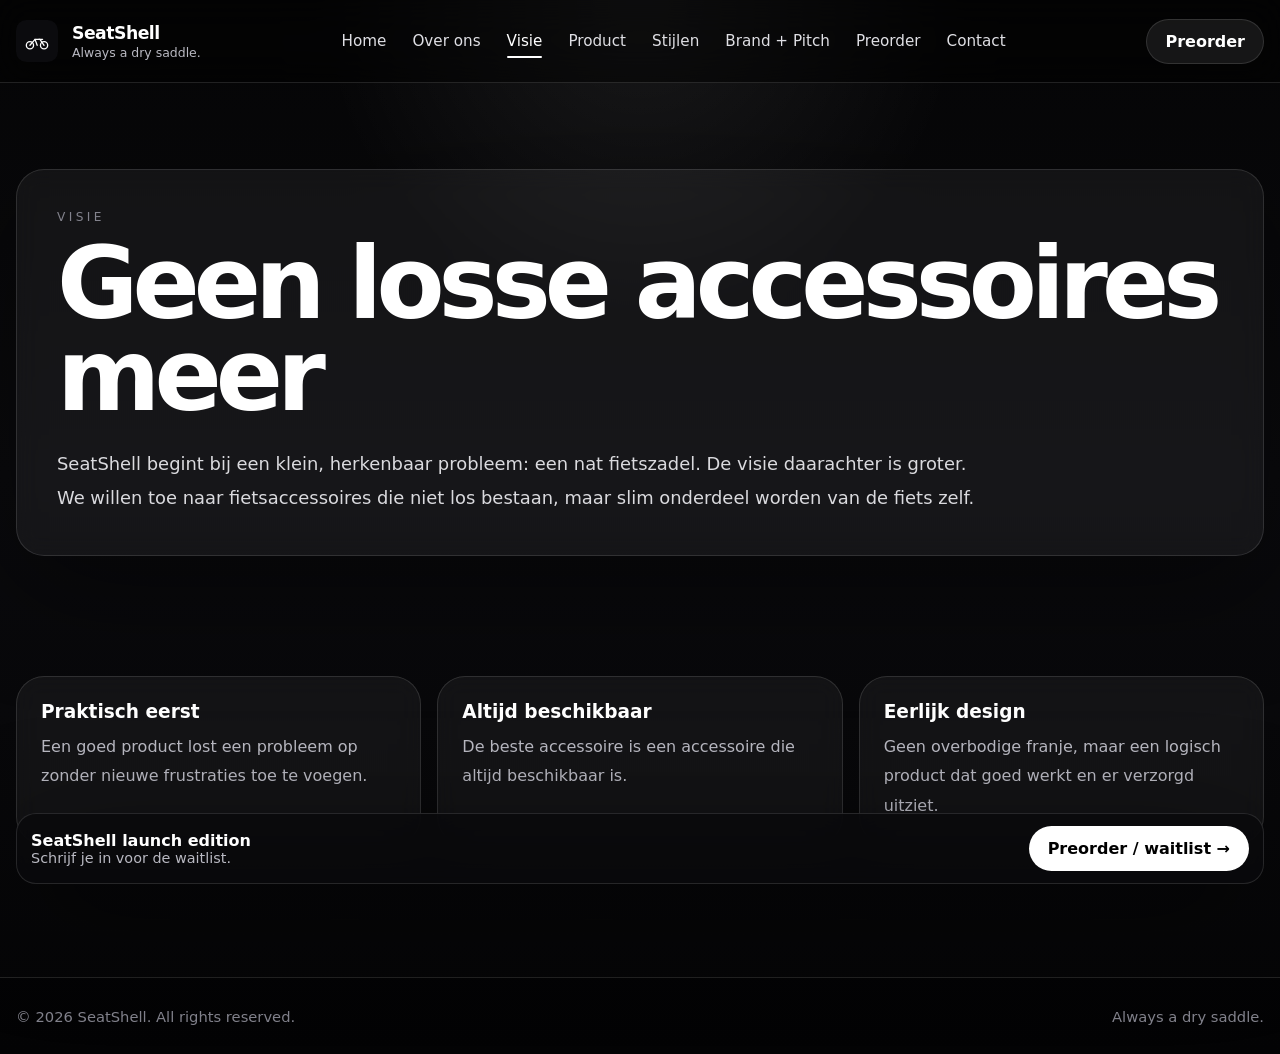
<file: vision.html>
<!DOCTYPE html><html lang="nl"><head><meta charset="UTF-8"><meta name="viewport" content="width=device-width, initial-scale=1.0"><title>Visie — SeatShell</title><meta name="description" content="Visiepagina."><link rel="stylesheet" href="styles.css"></head><body>
<header class="topbar"><div class="container"><div class="topbar-inner">
<a class="brand" href="index.html"><img src="logo.svg" alt="SeatShell logo"><div><h1>SeatShell</h1><p>Always a dry saddle.</p></div></a>
<nav>
<a href="index.html" class="">Home</a>
<a href="about.html" class="">Over ons</a>
<a href="vision.html" class="active">Visie</a>
<a href="product.html" class="">Product</a>
<a href="styles-page.html" class="">Stijlen</a>
<a href="brand-pitch.html" class="">Brand + Pitch</a>
<a href="preorder.html" class="">Preorder</a>
<a href="contact.html" class="">Contact</a>
</nav>
<a class="nav-cta" href="preorder.html">Preorder</a>
</div></div></header>

<main><section class="page-hero"><div class="container"><div class="page-hero-card" data-animate><div class="section-label">Visie</div><h2>Geen losse accessoires meer</h2><p class="lead" style="max-width:920px;">SeatShell begint bij een klein, herkenbaar probleem: een nat fietszadel. De visie daarachter is groter. We willen toe naar fietsaccessoires die niet los bestaan, maar slim onderdeel worden van de fiets zelf.</p></div></div></section>
<section class="section-large"><div class="container grid-3"><div class="card" data-animate><h3>Praktisch eerst</h3><p>Een goed product lost een probleem op zonder nieuwe frustraties toe te voegen.</p></div><div class="card" data-animate><h3>Altijd beschikbaar</h3><p>De beste accessoire is een accessoire die altijd beschikbaar is.</p></div><div class="card" data-animate><h3>Eerlijk design</h3><p>Geen overbodige franje, maar een logisch product dat goed werkt en er verzorgd uitziet.</p></div></div></section></main>
<footer><div class="container footer-inner"><p>© 2026 SeatShell. All rights reserved.</p><p>Always a dry saddle.</p></div></footer><div class="sticky-bar"><div><strong>SeatShell launch edition</strong><span>Schrijf je in voor de waitlist.</span></div><a class="button button-primary" href="preorder.html">Preorder / waitlist →</a></div><script src="script.js"></script></body></html>
</file>
<file: styles.css>
:root{
  --bg:#060607;
  --bg-soft:#0d0d10;
  --panel:rgba(255,255,255,.05);
  --panel-strong:rgba(255,255,255,.08);
  --border:rgba(255,255,255,.12);
  --text:#ffffff;
  --muted:#b9b9c2;
  --muted2:#83838d;
  --shadow:0 30px 120px rgba(0,0,0,.45);
  --max:1260px;
}
*{box-sizing:border-box}
html{scroll-behavior:smooth}
body{
  margin:0;
  font-family:Inter,ui-sans-serif,system-ui,-apple-system,BlinkMacSystemFont,"Segoe UI",sans-serif;
  color:var(--text);
  background:
    radial-gradient(circle at top, rgba(255,255,255,.08), transparent 26%),
    linear-gradient(180deg,#060607 0%,#0a0a0d 45%,#050506 100%);
}
a{text-decoration:none;color:inherit}
img{display:block;max-width:100%}
.container{width:min(var(--max), calc(100% - 32px));margin:0 auto}
.topbar{
  position:sticky;top:0;z-index:1000;
  backdrop-filter:blur(18px);
  background:rgba(0,0,0,.48);
  border-bottom:1px solid var(--border);
}
.topbar-inner{
  min-height:82px;
  display:flex;align-items:center;justify-content:space-between;gap:24px;
}
.brand{display:flex;align-items:center;gap:14px}
.brand img{width:42px;height:42px}
.brand h1{margin:0;font-size:1.08rem;letter-spacing:-.03em}
.brand p{margin:2px 0 0;font-size:.78rem;color:var(--muted)}
nav{display:flex;gap:26px;color:#dfdfe4;font-size:.95rem;flex-wrap:wrap}
nav a{position:relative}
nav a.active,nav a:hover{color:#fff}
nav a.active::after{
  content:"";position:absolute;left:0;right:0;bottom:-8px;height:2px;background:#fff;border-radius:99px;
}
.button,.nav-cta{
  display:inline-flex;align-items:center;justify-content:center;gap:10px;
  padding:12px 18px;border-radius:999px;border:1px solid transparent;font-weight:600;
  transition:transform .22s ease, background .22s ease, border-color .22s ease;
}
.button:hover,.nav-cta:hover{transform:translateY(-1px)}
.nav-cta{border-color:var(--border);background:rgba(255,255,255,.08)}
.button-primary{background:#fff;color:#000}
.button-secondary{background:rgba(255,255,255,.06);border-color:var(--border)}
.button-ghost{background:transparent;border-color:var(--border)}
.hero{padding:96px 0 72px;overflow:hidden}
.hero-grid,.gallery-product,.contact-grid,.grid-2,.brand-grid,.deck-grid{display:grid;grid-template-columns:1fr 1fr;gap:42px;align-items:center}
.eyebrow{
  display:inline-flex;align-items:center;gap:8px;padding:10px 16px;border-radius:999px;
  border:1px solid var(--border);background:rgba(255,255,255,.05);
  color:#dadadf;font-size:.73rem;letter-spacing:.22em;text-transform:uppercase;margin-bottom:22px;
}
.hero h2,.page-hero h2{
  margin:0;
  font-size:clamp(3.2rem,8vw,6.2rem);
  line-height:.93;letter-spacing:-.06em;
}
.hero h2 span,.page-hero h2 span{color:#a7a7b0}
.lead{
  margin:24px 0 0;max-width:760px;
  color:#dadade;font-size:1.12rem;line-height:1.9;
}
.hero-actions,.cta-row{display:flex;flex-wrap:wrap;gap:14px;margin-top:34px}
.section{padding:28px 0}
.section-large{padding:96px 0}
.section-label{
  color:var(--muted2);text-transform:uppercase;letter-spacing:.28em;font-size:.76rem;margin-bottom:14px;
}
.section-title{
  margin:0 0 18px;font-size:clamp(2.4rem,5vw,4.2rem);line-height:1.03;letter-spacing:-.05em;
}
.grid-3,.grid-4,.thumb-row,.reviews,.story-grid,.stats-grid,.visual-grid,.feature-wrap,.faq-list,.styles-grid,.brand-grid{display:grid;gap:16px}
.grid-3,.stats-grid,.feature-wrap,.styles-grid{grid-template-columns:repeat(3,1fr)}
.grid-4{grid-template-columns:repeat(4,1fr)}
.story-grid,.visual-grid,.brand-grid{grid-template-columns:1fr 1fr 1fr}
.card,.panel,.feature-card,.story-card,.gallery-card,.price-card,.faq-item,.review-card,.contact-box,.form-box,.page-hero-card,.visual-card,.deck-card,.style-card,.logo-preview{
  border:1px solid var(--border);background:rgba(255,255,255,.05);backdrop-filter:blur(12px);border-radius:28px;
}
.card,.panel,.story-card,.visual-card,.review-card,.faq-item,.deck-card,.style-card,.logo-preview{padding:24px}
.card h3,.feature-card h3,.story-card h3,.review-card h3,.faq-item h3,.visual-card h3,.deck-card h3,.style-card h3,.logo-preview h3{margin:0 0 10px;font-size:1.16rem}
.card p,.feature-card p,.story-card p,.review-card p,.faq-item p,.visual-card p,.deck-card p,.style-card p,.logo-preview p{margin:0;color:var(--muted);line-height:1.85}
.hero-visual{
  position:relative;padding:16px;border-radius:40px;
  background:linear-gradient(135deg, rgba(255,255,255,.10), rgba(255,255,255,.02));
  box-shadow:var(--shadow);
}
.hero-visual-inner,.gallery-main{
  border:1px solid var(--border);border-radius:30px;padding:18px;
  background:radial-gradient(circle at 50% 18%, rgba(255,255,255,.10), transparent 36%),linear-gradient(180deg,#141417 0%,#0c0c0f 100%);
}
.hero-visual img,.gallery-main img,.thumb img{border-radius:20px}
.feature-wrap{
  display:grid;grid-template-columns:repeat(3,1fr);gap:18px;
  padding:10px;border-radius:34px;border:1px solid var(--border);background:rgba(255,255,255,.03);
}
.feature-card{padding:28px;border-radius:24px;background:rgba(0,0,0,.22)}
.icon-box{
  width:52px;height:52px;border-radius:18px;display:grid;place-items:center;
  border:1px solid var(--border);background:rgba(255,255,255,.05);margin-bottom:18px;font-size:1.15rem;
}
.page-hero{padding:86px 0 24px}
.page-hero-card{padding:40px;box-shadow:var(--shadow)}
.gallery-card,.price-card{padding:28px}
.thumb-row{grid-template-columns:repeat(2,1fr);margin-top:12px}
.thumb{border:1px solid var(--border);border-radius:18px;padding:12px;background:rgba(255,255,255,.03)}
.badge{
  display:inline-flex;align-items:center;padding:8px 12px;border-radius:999px;
  border:1px solid var(--border);background:rgba(255,255,255,.06);font-size:.8rem;color:#ddd;
}
.price{font-size:3rem;letter-spacing:-.05em;font-weight:800;margin:12px 0 18px}
.bullets{display:grid;gap:12px;padding:0;list-style:none}
.bullets li{color:#d8d8dd;line-height:1.75;padding-left:18px;position:relative}
.bullets li::before{content:"•";position:absolute;left:0;top:0;color:#fff}
.review-card small{display:block;color:#fff;font-weight:700;margin-bottom:10px}
.contact-wrap{
  border-radius:40px;overflow:hidden;border:1px solid var(--border);
  background:linear-gradient(135deg, rgba(255,255,255,.06), rgba(255,255,255,.02));box-shadow:var(--shadow);
}
.contact-box,.form-box{padding:32px}
.contact-box{border-right:1px solid var(--border)}
.field-row{display:grid;grid-template-columns:1fr 1fr;gap:16px}
input,textarea{
  width:100%;padding:16px 18px;border-radius:18px;outline:none;border:1px solid var(--border);
  background:rgba(255,255,255,.05);color:white;font:inherit;transition:.2s ease;
}
input::placeholder,textarea::placeholder{color:var(--muted2)}
textarea{min-height:140px;resize:vertical}
.style-image{
  min-height:220px;border-radius:22px;border:1px solid var(--border);
  background:radial-gradient(circle at 50% 18%, rgba(255,255,255,.10), transparent 36%),linear-gradient(180deg,#17171a 0%,#0b0b0e 100%);
  display:flex;align-items:center;justify-content:center;
}
.shell-shape{
  width:82%;height:84px;border-radius:999px;border:1px solid rgba(255,255,255,.16);
  background:linear-gradient(135deg, rgba(255,255,255,.24), rgba(255,255,255,.06) 44%, rgba(255,255,255,.18));
}
.shell-shape.stone{background:linear-gradient(135deg,#cfd3d7,#9ea5ae)}
.shell-shape.sport{height:70px;transform:skew(-8deg)}
.shell-shape.urban{height:92px;background:linear-gradient(135deg,#9aa1ad,#5e6570)}
.sticky-bar{
  position:fixed;left:16px;right:16px;bottom:16px;z-index:1100;
  border:1px solid var(--border);background:rgba(10,10,12,.88);backdrop-filter:blur(18px);
  border-radius:20px;padding:12px 14px;display:flex;align-items:center;justify-content:space-between;gap:16px;box-shadow:var(--shadow);
}
.sticky-bar strong{display:block}
.sticky-bar span{display:block;color:var(--muted);font-size:.9rem}
[data-animate]{opacity:0;transform:translateY(24px);transition:opacity .7s ease, transform .7s ease}
[data-animate].visible{opacity:1;transform:translateY(0)}
footer{border-top:1px solid var(--border);background:rgba(0,0,0,.30);margin-top:36px}
.footer-inner{min-height:76px;display:flex;justify-content:space-between;align-items:center;gap:20px;color:var(--muted2);font-size:.92rem}
@media (max-width: 1024px){
  .hero-grid,.grid-2,.grid-3,.grid-4,.story-grid,.visual-grid,.gallery-product,.reviews,.contact-grid,.styles-grid,.brand-grid,.feature-wrap,.deck-grid,.stats-grid{grid-template-columns:1fr}
  .contact-box{border-right:none;border-bottom:1px solid var(--border)}
}
@media (max-width: 760px){
  nav,.nav-cta{display:none}
  .container{width:min(var(--max), calc(100% - 24px))}
  .field-row{grid-template-columns:1fr}
  .sticky-bar{flex-direction:column;align-items:flex-start}
}
</file>
